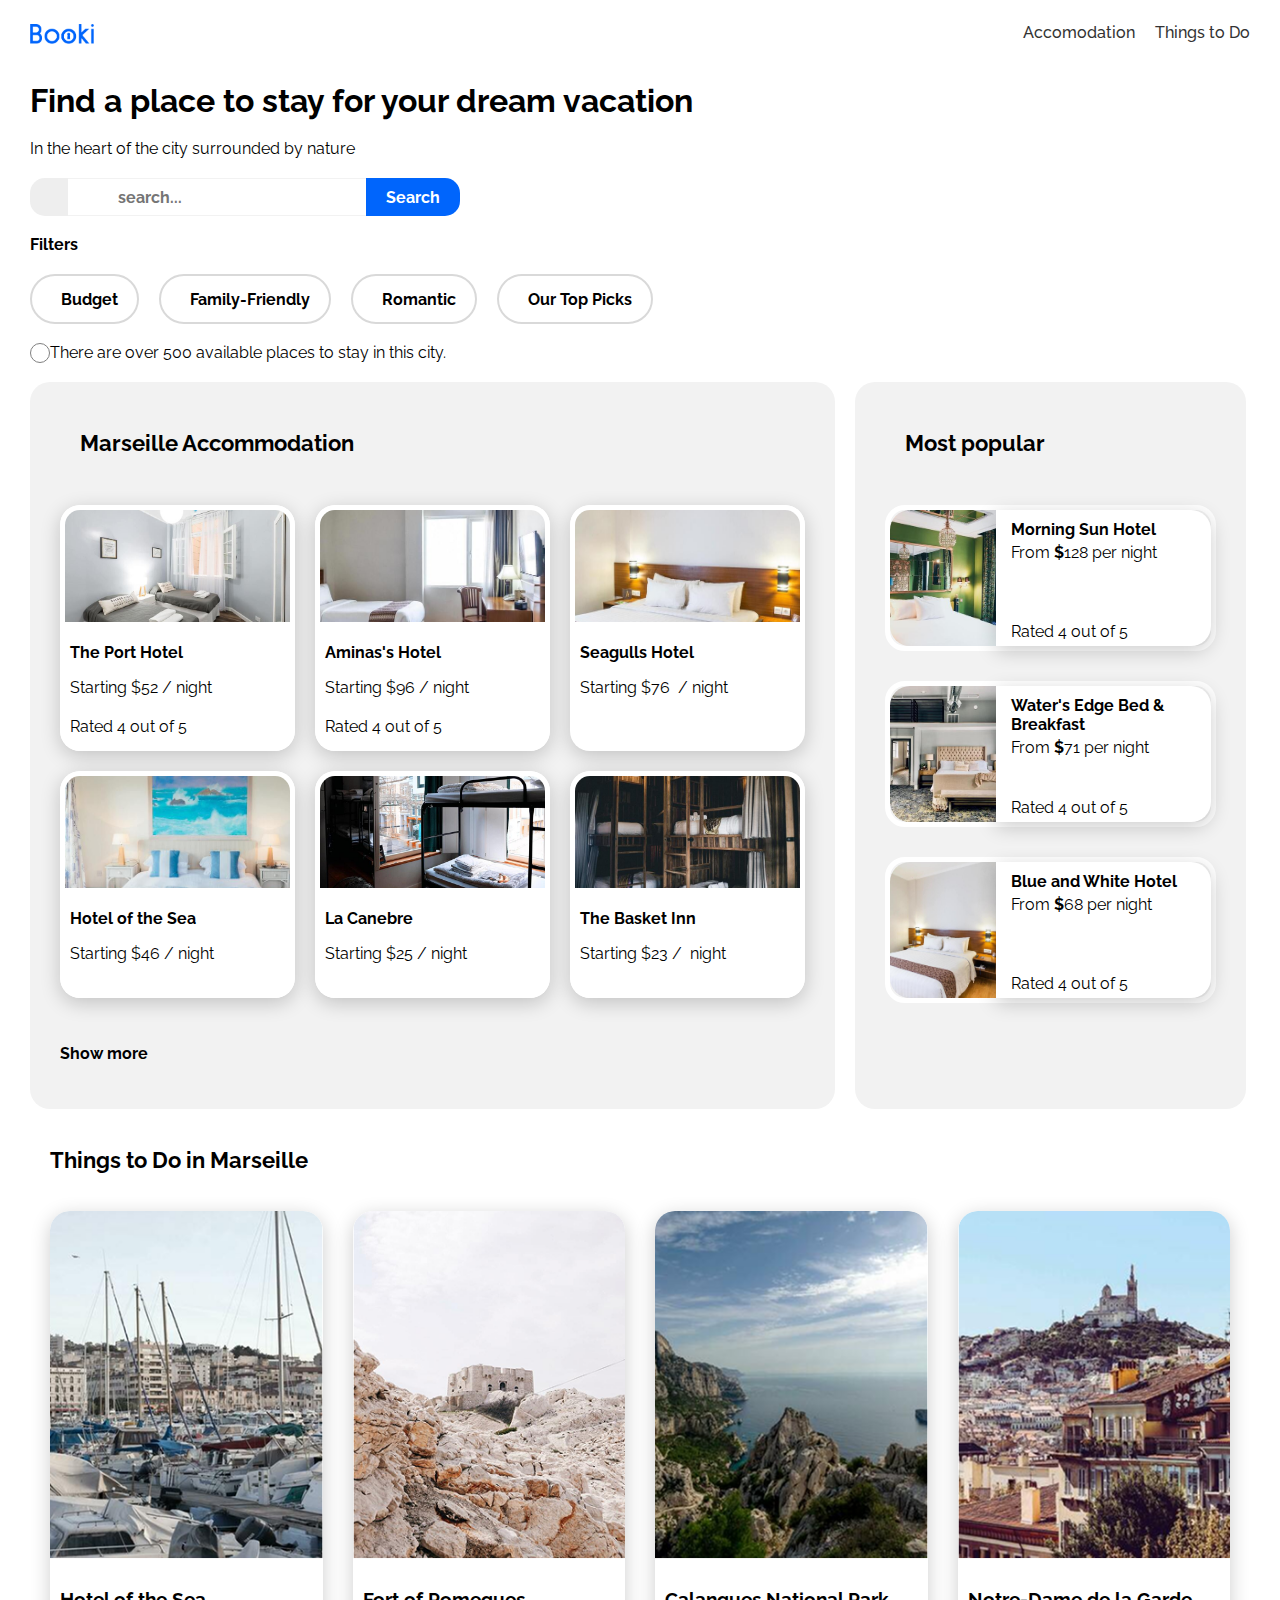
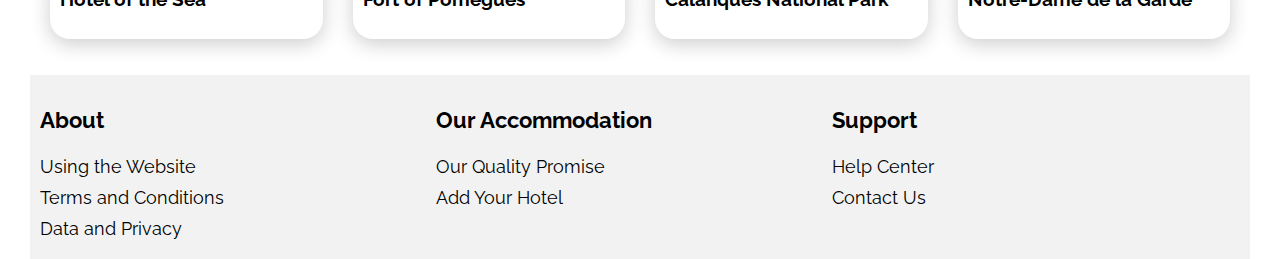
<file: index.html>
<!DOCTYPE html>
<html lang="en">

<head>
    <meta charset="UTF-8">
    <meta name="viewport" content="width=device-width, initial-scale=1.0">
    <title>Booki</title>
    <link rel="preconnect" href="https://fonts.googleapis.com">
    <link rel="preconnect" href="https://fonts.gstatic.com" crossorigin>
    <link href="https://fonts.googleapis.com/css2?family=Raleway:wght@400;500;700&display=swap" rel="stylesheet">
    <link rel="stylesheet" href="https://cdnjs.cloudflare.com/ajax/libs/font-awesome/6.2.1/css/all.min.css"
        integrity="sha512-MV7K8+y+gLIBoVD59lQIYicR65iaqukzvf/nwasF0nqhPay5w/9lJmVM2hMDcnK1OnMGCdVK+iQrJ7lzPJQd1w=="
        crossorigin="anonymous" referrerpolicy="no-referrer">
    <link href="./css/style.css" rel="stylesheet" rev="2" type="text/css">
</head>

<body>
    <div class="main-container">

        <header>
            <div class="top"> <a href="/"><img src="images/Booki.png" alt="Booki Travelagency"></a>

                <nav class="menu">
                    <ul>
                        <li><a href="#accommodation">Accomodation</a></li>
                        <li><a href="#todo">Things to Do</a></li>

                    </ul>
                </nav>
            </div>
        </header>

        <div class="largetitle">Find a place to stay for your dream vacation</div>
        <div class="headertext">In the heart of the city surrounded by nature</div>
        <form action="#.php" id="search">
            <span class="icon-box">
                <i class="fa-solid fa-location-dot"></i>
            </span>
            <input type="text" placeholder="search..." name="Marseille, France">
            <button type="submit" class="search-button-desktop">Search</button>
            <button type="submit" class="search-button-mobile" aria-label="Search">
                <i class="fa-solid fa-magnifying-glass"></i>
            </button>
        </form><br>



        <div id="nav2-container">

            <div id="nav2title"><strong>Filters </strong></div>

            <div class="nav2"><i class="fa-solid fa-money-bill-wave"></i> Budget </div>
            <div class="nav2"><i class="fa-solid fa-person"></i> Family-Friendly </div>
            <div class="nav2"><i class="fa-solid fa-heart"></i> Romantic </div>
            <div class="nav2"><i class="fa-solid fa-fire"></i> Our Top Picks </div>
        </div>

        <br>

        <div class="heading"></div>


        <div class="circletext">
            <div class="circle"><i class="fa-solid fa-info"></i>
            </div> There are over 500 available places to stay in this city.
        </div><br>






        <div class="accommodation-and-popular">


            <section class="accommodation">
                <div class="popular-title2">
                    <h2 class="section-title2" id="accommodation">Marseille Accommodation</h2>
                </div>



                <div class="popular-cards2">
                    
                    <article class="card2">
                        <img src="images/accommodation/fred-kleber.jpg" alt="Image of hotel room showing bed">
                        <div class="card-content2">
                            <div class="card-txt">
                                 <a href="x.html" class="card-link" >
                                    
                                  
                                <h3 class="card-title">The Port Hotel</h3>
   
                                </a>
                                <p class="card-subtitle">Starting <span class="us">$</span>52 / night</p>
                            </div>
                            <div class="card-rating">
                                <i class="fa-xs fa-solid fa-star" aria-hidden="true"></i>
                                <i class="fa-xs fa-solid fa-star" aria-hidden="true"></i>
                                <i class="fa-xs fa-solid fa-star" aria-hidden="true"></i>
                                <i class="fa-xs fa-solid fa-star" aria-hidden="true"></i>
                                <i class="fa-xs fa-regular fa-star" aria-hidden="true"></i>
                                <span class="sr-only">Rated 4 out of 5</span>
                            </div>
                        </div>
                    </article>
                    
                    <article class="card2">
                        <img src="images/accommodation/febrian-zakaria.jpg" alt="Image of hotel room showing bed">
                        <div class="card-content2">
                            <div class="card-txt">
                                <a href="x.html" class="card-link">
                                <h3 class="card-title">Aminas's Hotel</h3>
</a>
                                <p class="card-subtitle">Starting <span class="us">$</span>96 / night</p>
                            </div>
                            <div class="card-rating">
                                <i class="fa-xs fa-solid fa-star" aria-hidden="true"></i>
                                <i class="fa-xs fa-solid fa-star" aria-hidden="true"></i>
                                <i class="fa-xs fa-solid fa-star" aria-hidden="true"></i>
                                <i class="fa-xs fa-solid fa-star" aria-hidden="true"></i>
                                <i class="fa-xs fa-regular fa-star" aria-hidden="true"></i>
                                <span class="sr-only">Rated 4 out of 5</span>
                            </div>
                        </div>
                    </article>
                    <article class="card2">
                        <img src="./images/accommodation/febrian-zakaria2.jpg" alt="Image of hotel room showing bed">
                        <div class="card-content2">
                            <div class="card-txt">
                                 <a href="x.html" class="card-link">
                                <h3 class="card-title">Seagulls Hotel</h3>
                                </a>
                                <p class="card-subtitle">Starting <span class="us">$</span>76&nbsp; / night</p>
                            </div>
                            <div class="card-rating">
                                <i class="fa-xs fa-solid fa-star" aria-hidden="true"></i>
                                <i class="fa-xs fa-solid fa-star" aria-hidden="true"></i>
                                <i class="fa-xs fa-solid fa-star" aria-hidden="true"></i>
                                <i class="fa-xs fa-solid fa-star" aria-hidden="true"></i>
                                <i class="fa-xs fa-regular fa-star" aria-hidden="true"></i>

                            </div>
                        </div>
                    </article>
                    <article class="card2">
                        <img src="images/accommodation/annie-spratt.jpg" alt="Image of hotel room showing bed">
                        <div class="card-content2">
                            <div class="card-txt">
                                 <a href="x.html" class="card-link">
                                <h3 class="card-title">Hotel of the Sea</h3>
                                </a>
                                <p class="card-subtitle">Starting <span class="us">$4</span>6 / night</p>
                            </div>
                            <div class="card-rating">
                                <i class="fa-xs fa-solid fa-star" aria-hidden="true"></i>
                                <i class="fa-xs fa-solid fa-star" aria-hidden="true"></i>
                                <i class="fa-xs fa-solid fa-star" aria-hidden="true"></i>
                                <i class="fa-xs fa-solid fa-star" aria-hidden="true"></i>
                                <i class="fa-xs fa-regular fa-star" aria-hidden="true"></i>

                            </div>
                        </div>
                    </article>
                    <article class="card2">
                        <img src="images/accommodation/marcus-loke.jpg" alt="Image of hotel room showing bed">
                        <div class="card-content2">
                            <div class="card-txt">
                                <a href="x.html" class="card-link">
                                <h3 class="card-title">La Canebre</h3>
                                </a>
                                <p class="card-subtitle">Starting <span class="us"> $25 / </span>night</p>
                            </div>
                            <div class="card-rating">
                                <i class="fa-xs fa-solid fa-star" aria-hidden="true"></i>
                                <i class="fa-xs fa-solid fa-star" aria-hidden="true"></i>
                                <i class="fa-xs fa-solid fa-star" aria-hidden="true"></i>
                                <i class="fa-xs fa-solid fa-star" aria-hidden="true"></i>
                                <i class="fa-xs fa-regular fa-star" aria-hidden="true"></i>

                            </div>
                        </div>
                    </article>
                    <article class="card2">
                        <img src="images/accommodation/nicate-lee.jpg" alt="Image of hotel room showing bed">
                        <div class="card-content2">
                            <div class="card-txt">
                                <a href="x.html" class="card-link">
                                <h3 class="card-title">The Basket Inn&nbsp;</h3>
                                </a>
                                <p class="card-subtitle">Starting <span class="us">$23 /&nbsp;&nbsp;</span>night</p>
                            </div>
                            <div class="card-rating">
                                <i class="fa-xs fa-solid fa-star" aria-hidden="true"></i>
                                <i class="fa-xs fa-solid fa-star" aria-hidden="true"></i>
                                <i class="fa-xs fa-solid fa-star" aria-hidden="true"></i>
                                <i class="fa-xs fa-solid fa-star" aria-hidden="true"></i>
                                <i class="fa-xs fa-regular fa-star" aria-hidden="true"></i>

                            </div>
                        </div>
                    </article>

                </div>
                <p><strong>Show more</strong></p><br>
            </section>

            <section class="popular">
                <div class="popular-title">
                    <h2 class="section-title">Most popular</h2><i class="fa-solid fa-chart-line" aria-hidden="true"></i>
                </div>
                <div class="popular-cards">
                    <article class="card">
                        <img src="./images/emile-guillemot.jpg" alt="Image of hotel room showing bed">
                        <div class="card-content">
                            <div class="card-txt">
                                <a href="x.html" class="card-link" >
                                <h3 class="card-title">Morning Sun Hotel</h3>
                                </a>
                                <p class="card-subtitle">From <span class="euro">$</span>128 per night</p>
                            </div>
                            <div class="card-rating">
                                <i class="fa-xs fa-solid fa-star" aria-hidden="true"></i>
                                <i class="fa-xs fa-solid fa-star" aria-hidden="true"></i>
                                <i class="fa-xs fa-regular fa-star" aria-hidden="true"></i>
                                <i class="fa-xs fa-regular fa-star" aria-hidden="true"></i>
                                <i class="fa-xs fa-regular fa-star" aria-hidden="true"></i>
                                <span class="sr-only">Rated 4 out of 5</span>
                            </div>
                        </div>
                    </article>
                    <article class="card">
                        <img src="./images/aw-creative.jpg" alt="Image of hotel room showing bed">
                        <div class="card-content">
                            <div class="card-txt">
                                <a href="x.html" class="card-link" >
                                <h3 class="card-title">Water's Edge Bed & Breakfast</h3>
                                </a>
                                <p class="card-subtitle">From <span class="euro">$</span>71 per night</p>
                            </div>
                            <div class="card-rating">
                                <i class="fa-xs fa-solid fa-star" aria-hidden="true"></i>
                                <i class="fa-xs fa-solid fa-star" aria-hidden="true"></i>
                                <i class="fa-xs fa-solid fa-star" aria-hidden="true"></i>
                                <i class="fa-xs fa-solid fa-star" aria-hidden="true"></i>
                                <i class="fa-xs fa-regular fa-star" aria-hidden="true"></i>
                                <span class="sr-only">Rated 4 out of 5</span>
                            </div>
                        </div>
                    </article>
                    <article class="card">
                        <img src="./images/febrian-zakaria2.jpg" alt="Image of hotel room showing bed">
                        <div class="card-content">
                            <div class="card-txt">
                                <a href="x.html" class="card-link" >
                                <h3 class="card-title">Blue and White Hotel</h3>
                                </a>
                                <p class="card-subtitle">From <span class="euro">$</span>68 per night</p>
                            </div>
                            <div class="card-rating">
                                <i class="fa-xs fa-solid fa-star" aria-hidden="true"></i>
                                <i class="fa-xs fa-solid fa-star" aria-hidden="true"></i>
                                <i class="fa-xs fa-solid fa-star" aria-hidden="true"></i>
                                <i class="fa-xs fa-solid fa-star" aria-hidden="true"></i>
                                <i class="fa-xs fa-regular fa-star" aria-hidden="true"></i>
                                <span class="sr-only">Rated 4 out of 5</span>
                            </div>
                        </div>
                    </article>
                </div>

            </section>
        </div>



        <div class="popular-title">
            <h2 class="section-title" id="todo">Things to Do in Marseille</h2>
        </div>
        <section class="todo-container">

            <div class="card3 card-tall border-none">
                <img src="images/reno.png" alt="Hotel of the Sea" class="card-tall img">
                <a href="x.html" class="card-link" >
                <h3 class="card-title3">Hotel of the Sea</h3>
                </a>
            </div>

            <div class="card3 card-tall border-none">
                <img src="images/paul.png"
                    alt="Stone fortress atop a rocky hill under a cloudy sky, surrounded by rugged pale rocks, evoking a sense of isolation and history"
                    class="card-tall img">
                    <a href="x.html" class="card-link" >
                <h3 class="card-title3">Fort of Pomegues</h3>
                </a>
            </div>

            <div class="card3 card-tall border-none">
                <img src="images/calan.png" alt="Calanques National Park" class="card-tall img">
                <a href="x.html" class="card-link" >
                <h3 class="card-title3">Calanques National Park</h3>
                </a>
            </div>

            <div class="card3 card-tall border-none">
                <img src="images/notre.png" alt="Notre-Dame de la Garde" class="card-tall img">
                <a href="x.html" class="card-link" >
                <h3 class="card-title3">Notre-Dame de la Garde</h3>
                </a>
            </div>



        </section>




        <footer>
            <div class="footercontainer">
                <div class="foot1">
                    <div class="footTitle"><h3>About</h3></div>
                    <div class="footText"><a href="x">Using the Website</a></div>
                    <div class="footText"><a href="x">Terms and Conditions</a></div>
                    <div class="footText"><a href="x">Data and Privacy</a></div>
                </div>


                <div class="foot2">
                    <div class="footTitle"><h3>Our Accommodation</h3></div>
                    <div class="footText"><a href="x">Our Quality Promise</a></div>
                    <div class="footText"><a href="x">Add Your Hotel</a></div>
                    <div class="footText"><a href="x"></a></div>
                </div>

                <div class="foot3">
                    <div class="footTitle"><h3>Support</h3>
                    </div>
                    <div class="footText"><a href="x">Help Center</a></div>
                    <div class="footText"><a href="x">Contact Us</a></div>
                    <div class="footText"><a href="x"></a></div>
                </div>




            </div>



        </footer>
    </div>
</body>

</html>
</file>
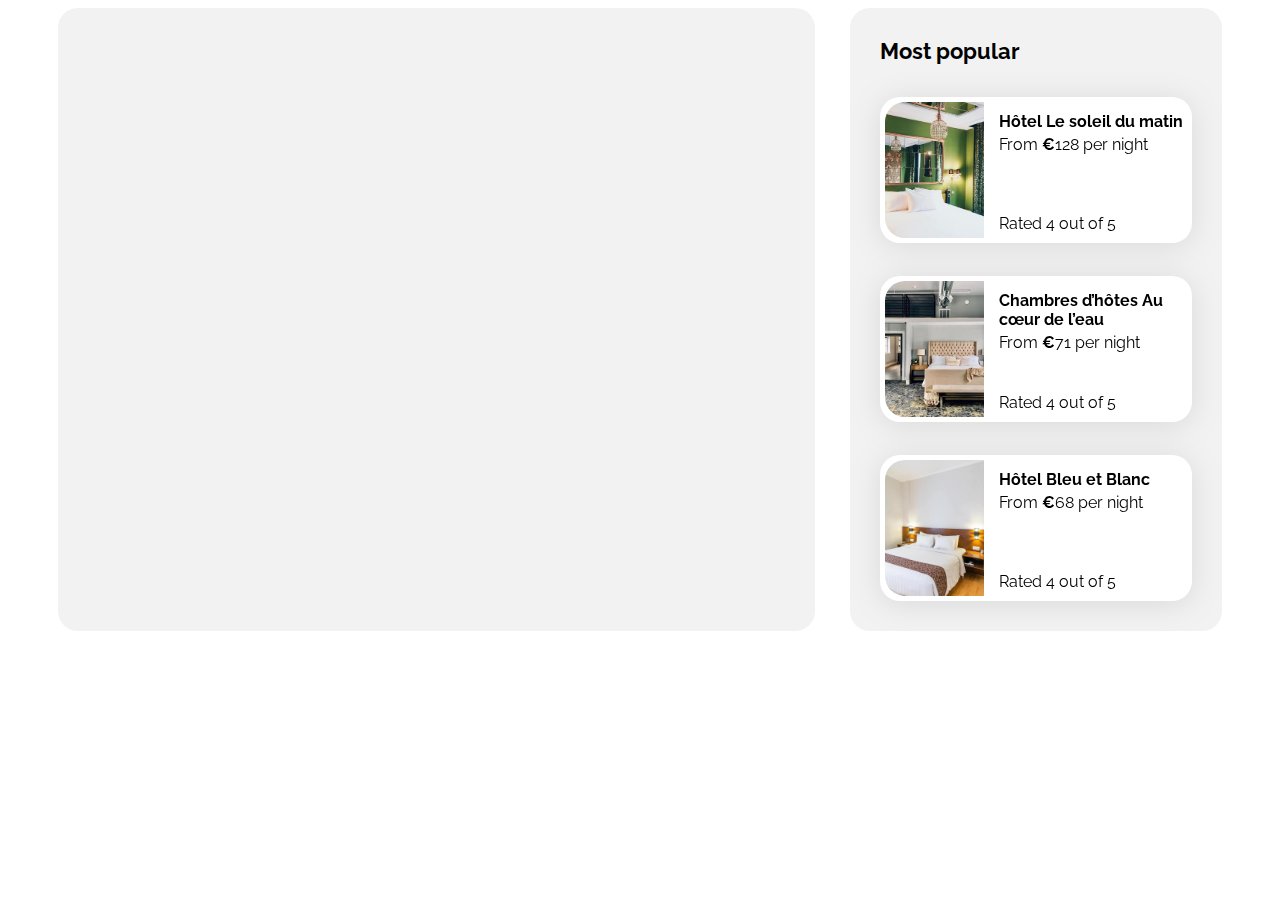
<file: EN-Booki-Starter-Code-main/index.html>
<!DOCTYPE html>
<html lang="en">

<head>
    <meta charset="UTF-8">
    <meta name="viewport" content="width=device-width, initial-scale=1.0">
    <title>Booki</title>
    <link rel="preconnect" href="https://fonts.googleapis.com">
    <link rel="preconnect" href="https://fonts.gstatic.com" crossorigin>
    <link href="https://fonts.googleapis.com/css2?family=Raleway:wght@400;500;700&display=swap" rel="stylesheet">
    <link rel="stylesheet" href="https://cdnjs.cloudflare.com/ajax/libs/font-awesome/6.2.1/css/all.min.css"
        integrity="sha512-MV7K8+y+gLIBoVD59lQIYicR65iaqukzvf/nwasF0nqhPay5w/9lJmVM2hMDcnK1OnMGCdVK+iQrJ7lzPJQd1w=="
        crossorigin="anonymous" referrerpolicy="no-referrer" />
    <link rel="stylesheet" href="./css/style.css">
</head>

<body>
    <div class="main-container">
        <header></header>
        <main>
            <div class="accommodation-and-popular">
                <section class="accommodation">

                </section>
                <section class="popular">
                    <div class="popular-title">
                        <h2 class="section-title">Most popular</h2>
                        <i class="fa-solid fa-chart-line" aria-hidden="true"></i>
                    </div>
                    <div class="popular-cards">
                        <article class="card">
                            <img src="./images/accommodation/emile-guillemot.jpg" alt="Image of hotel room showing bed">
                            <div class="card-content">
                                <div class="card-txt">
                                    <h3 class="card-title">Hôtel Le soleil du matin</h3>
                                    <p class="card-subtitle">From <span class="euro">€</span>128 per night</p>
                                </div>
                                <div class="card-rating">
                                    <i class="fa-xs fa-solid fa-star" aria-hidden="true"></i>
                                    <i class="fa-xs fa-solid fa-star" aria-hidden="true"></i>
                                    <i class="fa-xs fa-solid fa-star" aria-hidden="true"></i>
                                    <i class="fa-xs fa-solid fa-star" aria-hidden="true"></i>
                                    <i class="fa-xs fa-regular fa-star" aria-hidden="true"></i>
                                    <span class="sr-only">Rated 4 out of 5</span>
                                </div>
                            </div>
                        </article>
                        <article class="card">
                            <img src="./images/accommodation/aw-creative.jpg" alt="Image of hotel room showing bed">
                            <div class="card-content">
                                <div class="card-txt">
                                    <h3 class="card-title">Chambres d’hôtes Au cœur de l’eau</h3>
                                    <p class="card-subtitle">From <span class="euro">€</span>71 per night</p>
                                </div>
                                <div class="card-rating">
                                    <i class="fa-xs fa-solid fa-star" aria-hidden="true"></i>
                                    <i class="fa-xs fa-solid fa-star" aria-hidden="true"></i>
                                    <i class="fa-xs fa-solid fa-star" aria-hidden="true"></i>
                                    <i class="fa-xs fa-solid fa-star" aria-hidden="true"></i>
                                    <i class="fa-xs fa-regular fa-star" aria-hidden="true"></i>
                                    <span class="sr-only">Rated 4 out of 5</span>
                                </div>
                            </div>
                        </article>
                        <article class="card">
                            <img src="./images/accommodation/febrian-zakaria2.jpg" alt="Image of hotel room showing bed">
                            <div class="card-content">
                                <div class="card-txt">
                                    <h3 class="card-title">Hôtel Bleu et Blanc</h3>
                                    <p class="card-subtitle">From <span class="euro">€</span>68 per night</p>
                                </div>
                                <div class="card-rating">
                                    <i class="fa-xs fa-solid fa-star" aria-hidden="true"></i>
                                    <i class="fa-xs fa-solid fa-star" aria-hidden="true"></i>
                                    <i class="fa-xs fa-solid fa-star" aria-hidden="true"></i>
                                    <i class="fa-xs fa-solid fa-star" aria-hidden="true"></i>
                                    <i class="fa-xs fa-regular fa-star" aria-hidden="true"></i>
                                    <span class="sr-only">Rated 4 out of 5</span>
                                </div>
                            </div>
                        </article>
                    </div>
                </section>
            </div>
        </main>
        <footer></footer>
    </div>
</body>

</html>
</file>
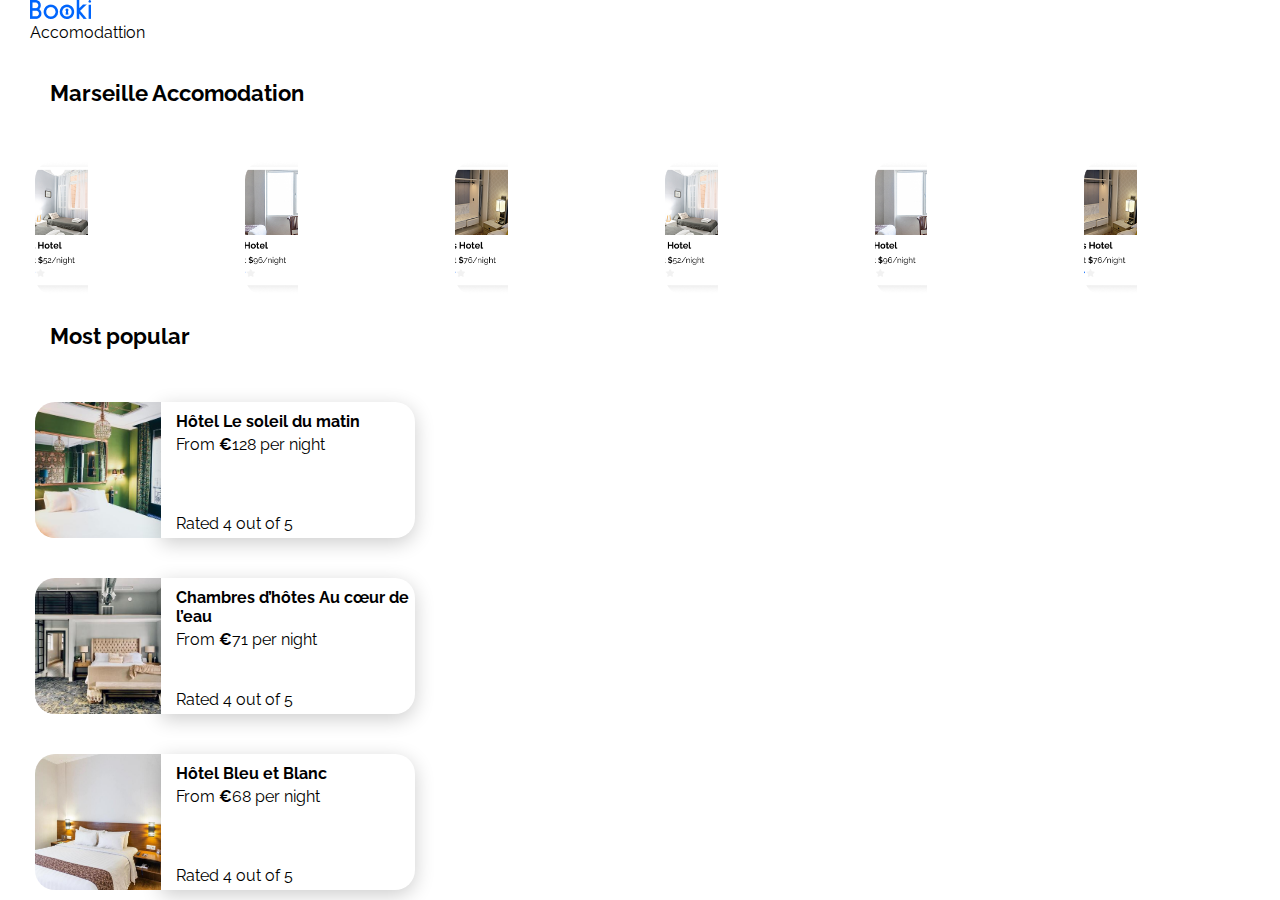
<file: index_bak.html>
<!DOCTYPE html>
<html lang="en">

<head>
    <meta charset="UTF-8">
    <meta name="viewport" content="width=device-width, initial-scale=1.0">
    <title>Booki</title>
    <link rel="preconnect" href="https://fonts.googleapis.com">
    <link rel="preconnect" href="https://fonts.gstatic.com" crossorigin>
    <link href="https://fonts.googleapis.com/css2?family=Raleway:wght@400;500;700&display=swap" rel="stylesheet">
    <link rel="stylesheet" href="https://cdnjs.cloudflare.com/ajax/libs/font-awesome/6.2.1/css/all.min.css"
        integrity="sha512-MV7K8+y+gLIBoVD59lQIYicR65iaqukzvf/nwasF0nqhPay5w/9lJmVM2hMDcnK1OnMGCdVK+iQrJ7lzPJQd1w=="
        crossorigin="anonymous" referrerpolicy="no-referrer" />
    <link href="css/style.css" rel="stylesheet" type="text/css">
</head>

<body>
    <div class="main-container">
        <header class="header">
			
			<div id="header-left"><img src="images/large desktop/Logo/Logo.png" width="62" height="19" alt="Hug"/></div>
			<div id="header-right">Accomodattion</div>
				
		</header>
        <main>

            <div class="accommodations-container">
				<div class="popular-title">
                        <h2 class="section-title">Marseille Accomodation</h2>
                        <i class="fa-soli fa-chart-line" aria-hidden="true"></i>
                   </div>
				
                    <div class="popular-cards">
                        <article class="card">
                            <div><img src="images/Main.png" alt="Image of hotel room showing bed">
                           </div>
							 <div><img src="images/Main-1.png" alt="Image of hotel room showing bed2">
                           </div>
							 <div><img src="images/Main-2.png" alt="Image of hotel room showing bed3">
                           </div>	
                            <div><img src="images/Main.png" alt="Image of hotel room showing bed">
                           </div>
							 <div><img src="images/Main-1.png" alt="Image of hotel room showing bed2">
                           </div>
							 <div><img src="images/Main-2.png" alt="Image of hotel room showing bed3">
                           </div>	
                        </article>
                    </div>
             
				
				
				
				
                <section class="popular">
                    <div class="popular-title">
                        <h2 class="section-title">Most popular</h2>       
                    </div>
                    <div class="popular-cards">
                        <article class="card">
                            <img src="./images/accommodation/emile-guillemot.jpg" alt="Image of hotel room showing bed">
                            <div class="card-content">
                                <div class="card-txt">
                                    <h3 class="card-title">Hôtel Le soleil du matin</h3>
                                    <p class="card-subtitle">From <span class="euro">€</span>128 per night</p>
                                </div>
                                <div class="card-rating">
                                    <i class="fa-xs fa-solid fa-star" aria-hidden="true"></i>
                                    <i class="fa-xs fa-solid fa-star" aria-hidden="true"></i>
                                    <i class="fa-xs fa-solid fa-star" aria-hidden="true"></i>
                                    <i class="fa-xs fa-solid fa-star" aria-hidden="true"></i>
                                    <i class="fa-xs fa-regular fa-star" aria-hidden="true"></i>
                                    <span class="sr-only">Rated 4 out of 5</span>
                                </div>
                            </div>
                        </article>
                        <article class="card">
                            <img src="./images/accommodation/aw-creative.jpg" alt="Image of hotel room showing bed">
                            <div class="card-content">
                                <div class="card-txt">
                                    <h3 class="card-title">Chambres d’hôtes Au cœur de l’eau</h3>
                                    <p class="card-subtitle">From <span class="euro">€</span>71 per night</p>
                                </div>
                                <div class="card-rating">
                                    <i class="fa-xs fa-solid fa-star" aria-hidden="true"></i>
                                    <i class="fa-xs fa-solid fa-star" aria-hidden="true"></i>
                                    <i class="fa-xs fa-solid fa-star" aria-hidden="true"></i>
                                    <i class="fa-xs fa-solid fa-star" aria-hidden="true"></i>
                                    <i class="fa-xs fa-regular fa-star" aria-hidden="true"></i>
                                    <span class="sr-only">Rated 4 out of 5</span>
                                </div>
                            </div>
                        </article>
                        <article class="card">
                            <img src="./images/accommodation/febrian-zakaria2.jpg" alt="Image of hotel room showing bed">
                            <div class="card-content">
                                <div class="card-txt">
                                    <h3 class="card-title">Hôtel Bleu et Blanc</h3>
                                    <p class="card-subtitle">From <span class="euro">€</span>68 per night</p>
                                </div>
                                <div class="card-rating">
                                    <i class="fa-xs fa-solid fa-star" aria-hidden="true"></i>
                                    <i class="fa-xs fa-solid fa-star" aria-hidden="true"></i>
                                    <i class="fa-xs fa-solid fa-star" aria-hidden="true"></i>
                                    <i class="fa-xs fa-solid fa-star" aria-hidden="true"></i>
                                    <i class="fa-xs fa-regular fa-star" aria-hidden="true"></i>
                                    <span class="sr-only">Rated 4 out of 5</span>
                                </div>
                            </div>
                        </article>
                    </div>
                </section>
            </div>
        </main>
        <footer></footer>
    </div>
</body>

</html>
</file>
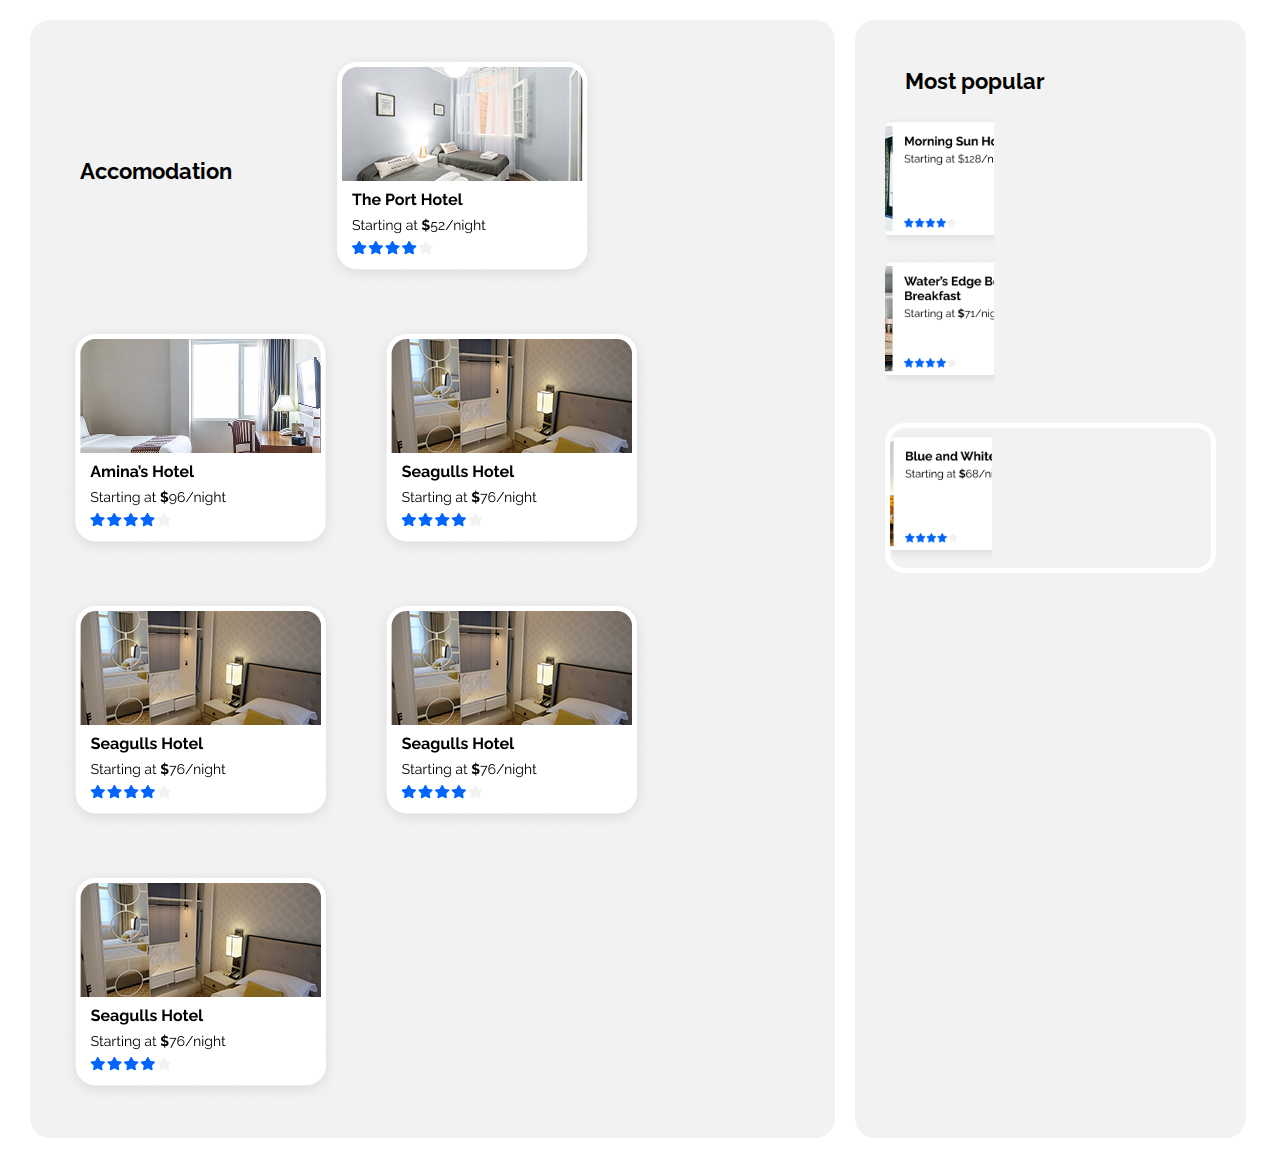
<file: index_bk2.html>
<!DOCTYPE html>
<html lang="en">

<head>
    <meta charset="UTF-8">
    <meta name="viewport" content="width=device-width, initial-scale=1.0">
    <title>Booki</title>
    <link rel="preconnect" href="https://fonts.googleapis.com">
    <link rel="preconnect" href="https://fonts.gstatic.com" crossorigin>
    <link href="https://fonts.googleapis.com/css2?family=Raleway:wght@400;500;700&display=swap" rel="stylesheet">
    <link rel="stylesheet" href="https://cdnjs.cloudflare.com/ajax/libs/font-awesome/6.2.1/css/all.min.css"
        integrity="sha512-MV7K8+y+gLIBoVD59lQIYicR65iaqukzvf/nwasF0nqhPay5w/9lJmVM2hMDcnK1OnMGCdVK+iQrJ7lzPJQd1w=="
        crossorigin="anonymous" referrerpolicy="no-referrer" />
    <link rel="stylesheet" href="./css/style.css">
</head>

<body>
    <div class="main-container">
        <header></header>
        <main>
            <div class="accommodation-and-popular">
              
				
				<section class="accommodation">
					<div class="popular-title">
						 <h2 class="section-title">Accomodation</h2>
						</div>
					<div class="accommodation-container"></div>
                    <div class="accommodation-cards"></div>
                     
                          <div>  <img src="images/Main.png" alt="Image of hotel room showing bed"></div>
                           
                            
						<div>  <img src="images/Main-1.png" alt="Image of hotel room showing bed"></div>
                           
                           
					<div>  <img src="images/Main-2.png" alt="Image of hotel room showing bed"></div>
                      <div>  <img src="images/Main-2.png" alt="Image of hotel room showing bed"></div>
						  <div>  <img src="images/Main-2.png" alt="Image of hotel room showing bed"></div>
						  <div>  <img src="images/Main-2.png" alt="Image of hotel room showing bed"></div>
                            
					
                </section>
				
				
				
				
				
				
                <section class="popular">
                    <div class="popular-title">
                        <h2 class="section-title">Most popular</h2>
                        <i class="fa-solid fa-chart-line" aria-hidden="true"></i>
                    </div>
					
					
                    <div class="popular-cards">
                       
                           <div> <img src="images/Desktop.png" alt="Image of hotel room showing bed">
	
                            </div>
                      
                       
                         <div>   <img src="images/Desktop-1.png" alt="Image of hotel room showing bed">
                          
                            </div>
                     
                        <article class="card">
                          <div>  <img src="images/Desktop-2.png" alt="Image of hotel room showing bed">

                            </div>
                      </article>
                    </div>
                </section>
</div>
        </main>
        <footer></footer>
    </div>
</body>

</html>
</file>
<file: css/style.css>
/****** General ***********/
* {
    font-family: 'Raleway', sans-serif;
    box-sizing: border-box;
    text-decoration: none;
    color: black;
}


.card-link::after {
    content: "";
    position: absolute;  
    top: 0;  
    height: 100%;
    width: 100%;
    text-decoration: none;
}

.card-link a {
    text-decoration: none;
}

:root {
    --main-color: #0065FC;
    --main-bg-color: #F2F2F2;
    --filter-bg-color: #DEEBFF;
}

.fa-solid,
.fa-regular {
    color: var(--main-color);
}


.heading {
    display: flex;
    flex-direction: row;
}

.circle {
    height: 20px;
    width: 20px;
    border-radius: 1000px;
    position: relative;
    padding-left: 5px;
    margin: 0;
    border: 1px solid grey;
}



.circleicon {
    position: absolute;
    font-size: 10px;
    top: 10%;
    color: #0065FC;
}

.circletext {
    display: flex;
    flex-direction: row;

}


header {
    padding-bottom: 20px;
}

.top {
    display: flex;
    justify-content: space-between;
    align-items: center;
}

.top img {
    height: 30px;
    padding-top: 10px;



}

.menu {
    display: flex;
    flex-direction: row;

}

.menu ul {
    display: flex;
    list-style: none;
    padding: 0;
    margin: 0;
    gap: 20px;
    /* space between menu items */
}


.menu ul li a {
    text-decoration: none;
    /* Remove default underline */
    color: #333;
    /* Default link color */
    font-weight: 500;
    display: inline-block;
    /* Allows padding and border */
    padding: 20px 0;
    /* Space above the text for the border */
    border-top: 3px solid transparent;
    /* Invisible border by default */
    transition: color 0.3s ease, border-top-color 0.3s ease;
    /* Smooth transition */
}

.menu ul li a:hover,
.menu ul li a.active {
    /* Style for hover and active states */
    color: var(--main-color);
    /* Change text color to blue */
    border-top-color: var(--main-color);
    /* Make the border blue */
}


.icon-box {
    display: flex;
    justify-content: center;
    align-items: center;
    width: 38px;
    height: 38px;
    background-color: #eee;
    /* light grey background */
    border-top-left-radius: 15px;
    border-bottom-left-radius: 15px;
}

.icon-box i {
    color: #333;
    font-size: 16px;
}

.logo {
    width: 191px;
    height: 60px;
}

.logo a {
    color: #fff;
    text-decoration: none;
    font-size: 1.8rem;
    font-weight: bold;
}



/* Search works   */

#search {
    display: flex;
    align-items: center;
    gap: 0px;
    /* optional spacing */

}

#search input[type="text"] {
    height: 38px;
    font-size: 16px;
    font-weight: bold;
    padding: 0 50px;
    border: 1px solid #F2F2F2;
    /* Add a subtle border to match the design */
    border-left: none;
    /* Remove left border to blend with icon-box */
    border-right: none;
    /* Remove right border to blend with button */
    background-color: white;
    /* Ensure background is white */
}

/* Hide mobile button by default */
.search-button-mobile {
    display: none;
}

/* Style for the new desktop search button */
.search-button-desktop {
    background-color: var(--main-color);
    color: white;
    font-weight: bold;
    font-family: 'Raleway', sans-serif;
    font-size: 16px;
    border: none;
    height: 38px;
    padding: 0 20px;
    border-top-right-radius: 15px;
    border-bottom-right-radius: 15px;
    cursor: pointer;
}

/* /Search  */




/* Nav 2 Buttons  */

#nav2-container {
    display: flex;
    flex-wrap: wrap;
    align-items: center;
    gap: 20px;
   
}

#nav2title {
    flex-basis: 100%;
}

.nav2 {
    display: flex;
    height: 50px;
    width: auto;
    border: 2px solid #D9D9D9;
    padding-bottom: 4px;
    padding-left: 19px;
    padding-top: 4px;
    padding-right: 19px;
    border-radius: 25px;
    font-weight: bold;
    align-items: center;
    justify-content: center;
    transition: background-color 0.3s ease;
    /* smooth effect */
    gap: 10px;

}

.nav2:hover {
    background-color: #DEEBFF;
    opacity: 1;

}

body {
    margin: 0;

}

.body {
    display: flex;
    justify-content: center;
    margin-top: 0px;

    margin-right: 5px;
}

.headertext {
    padding-top: 20px;
   
    padding-bottom: 20px;
}

.largetitle {
    font-weight: bold;
    font-size: xx-large;
    

}

.main-container {
    margin: auto;
    width: 100%;
    max-width: 1440px;
    box-sizing: border-box;
    justify-content: center;
    padding: 0 30px;
}

.section-title,
.section-title2 {
    font-size: 22px;
    margin-left: 20px;
}

.card .card2 {
    background-color: white;
    border-radius: 20px;
    padding: 5px;
    filter: drop-shadow(0px 3px 15px rgba(0, 0, 0, 0.1));
    gap: 30px;
}

.card .card2 img {
    object-fit: cover;
}

.card-title {
    font-size: 16px;
    top: 0;
    text-decoration: none;
    /* padding-left: 10px; */
}

.euro {
    font-weight: 700;
}

.US {
    font-weight: 700;

}

.neutralStar {
    color: var(--main-bg-color)
}

.accommodation-and-popular {
    width: 100%;
    flex-direction: row;
    display: flex;
    gap: 20px;
    margin-bottom: 20px;
}

.accommodation-and-popular section {
    background-color: var(--main-bg-color);
    border-radius: 20px;
    padding: 30px;
    box-sizing: border-box;

}


/****** Accommodation ***********/
.accommodation {
    width: 66%;
    display: flex;
    flex-direction: row;
    flex-wrap: wrap;
    gap: 30px;
}

.card:hover {
    
    box-shadow: 0 5px 20px rgba(0, 0, 0, 0.5);
}

/* Main section to modify the actual cards  */
.card2 {
    position: relative;
    width: calc((100% - 40px) / 3);
    /* 3 cards per row with 2 gaps of 20px */
    box-sizing: border-box;
    display: flex;
    flex-direction: column;
    border-radius: 20px;
    overflow: hidden;
    box-shadow: 0 5px 20px rgba(0, 0, 0, 0.2);
    background-color: white;
}

.popular-cards2 {
    display: flex;
    flex-wrap: wrap;
    gap: 20px;

}

.popular-cards2 .card-content2 {
    display: flex;
    flex-direction: column;
    justify-content: space-between;
    box-sizing: border-box;
    background-color: white;
    border-bottom-left-radius: 20px;
    border-bottom-right-radius: 20px;

    padding-bottom: 15px;
    padding-left: 10px;
    gap: 4px;
}

.popular-cards2 img {
    height: 122px;
    border-top-left-radius: 20px;
    border-top-right-radius: 20px;
    border: 5px solid white;
    object-fit: cover;
}

/****** Popular ********                                                  ***/
.popular {
    width: 32%;
    display: flex;
    flex-direction: column;

    flex-shrink: 0;
}




.popular-title,
.popular-title2 {
    display: flex;
    justify-content: space-between;
    align-items: center;
}

.popular-cards .card {
    display: flex;
    margin-top: 30px;
    justify-content: space-between;
    border-radius: 20px;
    border: 5px solid white;
}

.popular-cards {
    position: relative;
    
}

.popular-cards img {
    width: 33%;
    height: 136px;
    border-bottom-left-radius: 20px;
    border-top-left-radius: 20px;
    object-fit: cover;
}

.popular-cards .card-content {
    width: 67%;
    padding-left: 15px;
    display: flex;
    flex-direction: column;
    border-bottom-right-radius: 20px;
    border-top-right-radius: 20px;
    justify-content: space-between;
    box-sizing: border-box;
    background-color: white;
    box-shadow: 0 5px 20px rgba(0, 0, 0, 0.2);

}

.popular-cards .card-title {
    margin-top: 10px;
    margin-bottom: 4px;
}

.popular-cards .card-subtitle {
    margin: 0;
}

.popular-cards .card-rating {
    margin-bottom: 5px;
}


/***                                ***        To do in Marseille         ***********/

.todo-container {
    display: flex;
    flex-direction: row;
    gap: 30px;
    padding: 20px;

}

.card3 {
    width: 100%;
    /*height: 165px;*/
    margin-bottom: 1rem;
    display: flex;
    flex-direction: column;
    background-color: #fff;
    box-shadow: 0 5px 20px rgba(0, 0, 0, 0.2);
    border-radius: 20px;
    overflow: hidden;
    border: 4px solid #fff;
    padding-bottom: 10px;
}

.card-tall {
    position: relative;
    display: flex;
    flex-direction: column;
    /*	box-shadow: 0 5px 20px rgba(0,0,0,0.2); double shadow issue*/
    padding-bottom: 10px;


}

.card-tall .card-img {
    flex-grow: 1;
    border-top-left-radius: 20px;
    border-top-right-radius: 20px;
    object-fit: cover;
}

.card-title3 {
    padding-left:10px;
}
.border-none {
    border: none;
}


/****** footer ***********/

.footercontainer {
    background-color: var(--main-bg-color);
    width: 100%;
    padding: 10px;
    display: flex;
    flex-direction: row;
}

.foot1,
.foot2,
.foot3 {
    width: 33%;

}

.footTitle {

    font-weight: bold;
    font-size: 1.2rem;
    margin-bottom: 10px;
    /* Add space below the title */
    color: #333;
    /* Ensure the title is visible */
}

.footText {
    margin-bottom: 10px;
    /*Add space between title and text */
    font-size: 1.1rem;
    /* Adjust font size for better readability */
    color: #555;
    /* Slightly lighter color for text */
    text-decoration: none;
}

.footText a {
    text-decoration: none;
    color: black;
    /* Ensure links are visible */
}

@media (max-width: 1024px) {


    .accommodation-and-popular {
        display: flex;
        flex-direction: column;
        flex-grow: 1;
    }

    .accommodation {
        width: 100%;
        display: flex;
        flex-grow: 1;
    }

    .popular {
        width: 100%;
        display: flex;
        flex-direction: column;
        /* Stack title and cards vertically */
        flex-shrink: 0;
        flex-grow: 1;
    }

    .popular-cards {
        display: grid;
        grid-template-columns: repeat(3, 1fr);
        /* Create a 3-column grid */
        gap: 20px;
        /* Add space between the grid items */
        margin-top: 30px;
        /* Add space between title and cards */
    }

    .popular-cards .card {
        margin-top: 0;
        /* Remove individual margin as gap is now used */
    }

    .footercontainer {
        background-color: var(--main-bg-color);
        width: 100%;
        padding: 10px;
        display: flex;
        flex-direction: column;
        text-decoration: none;
    }

    .footercontainer {
        background-color: var(--main-bg-color);
        width: 100%;
        padding: 10px;
        display: flex;
        flex-direction: row;
        text-decoration: none;
    }

    .foot1,
    .foot2,
    .foot3 {
        width: 33%;

    }

    .footTitle {

        font-weight: bold;
        font-size: 1.2rem;
        margin-bottom: 10px;
        /* Add space below the title */
        color: #333;
        /* Ensure the title is visible */
    }

    .footText {
        margin-bottom: 10px;
        /*Add space between title and text */
        font-size: 1.1rem;
        /* Adjust font size for better readability */
        color: #555;
        /* Slightly lighter color for text */

    }

    .footText a {
        text-decoration: none;
        color: black;
    }
}

    @media (max-width: 375px) {
        * {
            margin: 0pxpx;
        }

        .main-container {
            padding: 0;
            /* Reduce padding for smaller screens */
        }
.largetitle{
    margin-left: 20px;
}

        .top {
            flex-direction: column;
            /* Remove padding to allow children to span full width */
        }

        .top img {
            height: 30px;
        
            padding-left: 20px;
            padding-top: 10px;
        }

        .top a {
            padding: 10px 0;
            /* Add vertical spacing for the logo */
        }

        .menu {

            margin: auto;
            width: 100%;
            border-bottom: 1px solid #D9D9D9;
            /* Add a bottom border for separation */
        }

        .menu ul {
            display: flex;
            width: 100%;
            gap: 0;
            /* Remove gap on mobile */
        }

        .menu ul li {
            flex-grow: 1;
            /* Make list items share space equally */
        }

        .menu ul li a {
            display: block;
            width: 100%;
            text-align: center;
            /* text-decoration: none;  Remove default underline */
            color: #333;
            /* Default link color */
            font-weight: 500;
            /* Allows padding and border */
            padding-top: 0;
            /* Remove top padding from desktop style */
            padding-bottom: 15px;
            /* Space below the text for the underline */
            border-top: none;
            /* Remove the top border from the desktop style */
            border-bottom: 3px solid transparent;
            /* Invisible border by default */
            transition: color 0.3s ease, border-bottom-color 0.3s ease;
            margin-bottom: -3px;
        }

        .menu ul li a:hover,
        .menu ul li a.active {
            /* Style for hover and active states */
            color: var(--main-color);
            /* Change text color to blue */
            border-bottom-color: var(--main-color);
            /* Make the border blue */
        }

        .headertext {
            padding-top: 20px;
        margin-left: 20px;
            padding-bottom: 20px;
        }

        #nav2-container {
            Margin-left: 20px;
        }

        /* On mobile, the search bar uses a magnifying glass icon for the button */
        #search {
            width: auto;
            /* Ensure search form takes full width */
            padding-top: 15px;
            margin-left: 20px;
        }

        #search input[type="text"] {
            flex-grow: 1;
            /* Allow input to fill available space */
            width: 100%;
            /* Fallback for older browsers */
            /* Adjust padding for smaller screens */
        }

        #search .search-button-desktop {
            display: none;
            /* Hide the desktop search button */
        }

        .search-button-mobile,
        #search .search-button-mobile {
            display: flex;
            /* Show mobile button */
            align-items: center;
            justify-content: center;
            background-color: var(--main-color);
            border: none;
            width: 38px;
            height: 38px;
            border-radius: 0 15px 15px 0;
            /* Round corners only on the right side */
            cursor: pointer;
            flex-shrink: 0;
            /* Prevent the button from shrinking */
        }

        #search .search-button-mobile .fa-magnifying-glass {
            color: white;
        }

    .circletext{
            margin-left: 20px;
        }

        .accommodation-and-popular {
            flex-direction: column-reverse;
            /* Remove border radius for mobile */
        }

        .accommodation-and-popular section {
            border-radius: 0;
        }

        .popular-cards {
            display: flex;
            /* Change from grid to flex for mobile */
            flex-direction: column;
            /* Stack cards vertically */
            gap: 20px;
            /* Maintain spacing between stacked cards */
        }

        .popular-cards .card {
            width: 100%;
            /* Make each card take full width */
        }

        .popular {
            flex-direction: column;
        }

        .popular-title,
        .popular-title2 {
            display: flex;
            flex-basis: 100%;
            /* Make the title take the full width */

        }

        .popular-cards2 {
            display: flex;
            flex-direction: column;
            width: 100%;
            flex-grow: 1;
            gap: 20px;
            /* Add space between cards */

        }

        .card2 {
            width: 100%;
        }

        .card-title3 {
            padding-left: 10px;
            padding-top: 5px;
            padding-bottom: 5px;
        }

.todo-container {
    display: flex;
    flex-direction: column;
    flex-wrap: wrap;
    gap: 30px;
    padding: 20px;

}

.footercontainer {
                   display: flex;
            flex-direction: column;
        }
        .foot1,
        .foot2,
        .foot3 {
            width: 100%;
            margin-bottom: 30px;
        }

        .footTitle {

            font-weight: bold;
            font-size: 1.2rem;
            margin-bottom: 10px;
            margin-left: 15px;
            /* Add space below the title */
            color: #333;
            /* Ensure the title is visible */
        }

        .footText {
            margin-left: 15px;
            margin-bottom: 10px;
            /*Add space between title and text */
            font-size: 1.1rem;
            /* Adjust font size for better readability */
            color: #555;
            /* Slightly lighter color for text */
        }

        .footText a {
            text-decoration: none;
            color: black;
            /* Ensure links are visible */
        }

        /* backup JB */

    }
</file>
<file: EN-Booki-Starter-Code-main/css/style.css>
/****** General ***********/
* {
    font-family: 'Raleway', sans-serif;
}

:root {
    --main-color: #0065FC;
    --main-bg-color: #F2F2F2;
    --filter-bg-color: #DEEBFF;
}

.fa-solid, .fa-regular {
    color: var(--main-color);
}

body {
    display: flex;
    justify-content: center;
}

.main-container {
    width: 100%;
    padding: 0 50px;
    box-sizing: border-box;
}

.section-title {
    margin: 0;
    font-size: 22px;
}

.card {
    background-color: white;
    border-radius: 20px;
    padding: 5px;
    filter: drop-shadow(0px 3px 15px rgba(0, 0, 0, 0.1));
}

.card img {
    object-fit: cover;
}

.card-title {
    font-size: 16px;
}

.euro {
    font-weight: 700;
}

.neutralStar {
    color: var(--main-bg-color)
}

/****** Accommodation And Popular ***********/
.accommodation-and-popular {
    display: flex;
    justify-content: space-between;
}

.accommodation-and-popular section {
    background-color: var(--main-bg-color);
    border-radius: 20px;
    padding: 30px;
    box-sizing: border-box;
}

/****** Accommodation ***********/
.accommodation {
    width: 65%;
}

/****** Popular ***********/
.popular {
    width: 32%;
}

.popular-title {
    display: flex;
    justify-content: space-between;
    align-items: center;
}

.popular-cards .card {
    display: flex;
    margin-top: 33px;
}

.popular-cards img {
    width: 33%;
    height: 136px;
    border-top-left-radius: 20px;
    border-bottom-left-radius: 20px;
}

.popular-cards .card-content {
    width: 67%;
    padding-left: 15px;
    display: flex;
    flex-direction: column;
    justify-content: space-between;
    box-sizing: border-box;
}

.popular-cards .card-title {
    margin-top: 10px;
    margin-bottom: 4px;
}

.popular-cards .card-subtitle {
    margin: 0;
}

.popular-cards .card-rating {
    margin-bottom: 5px;
}
</file>
